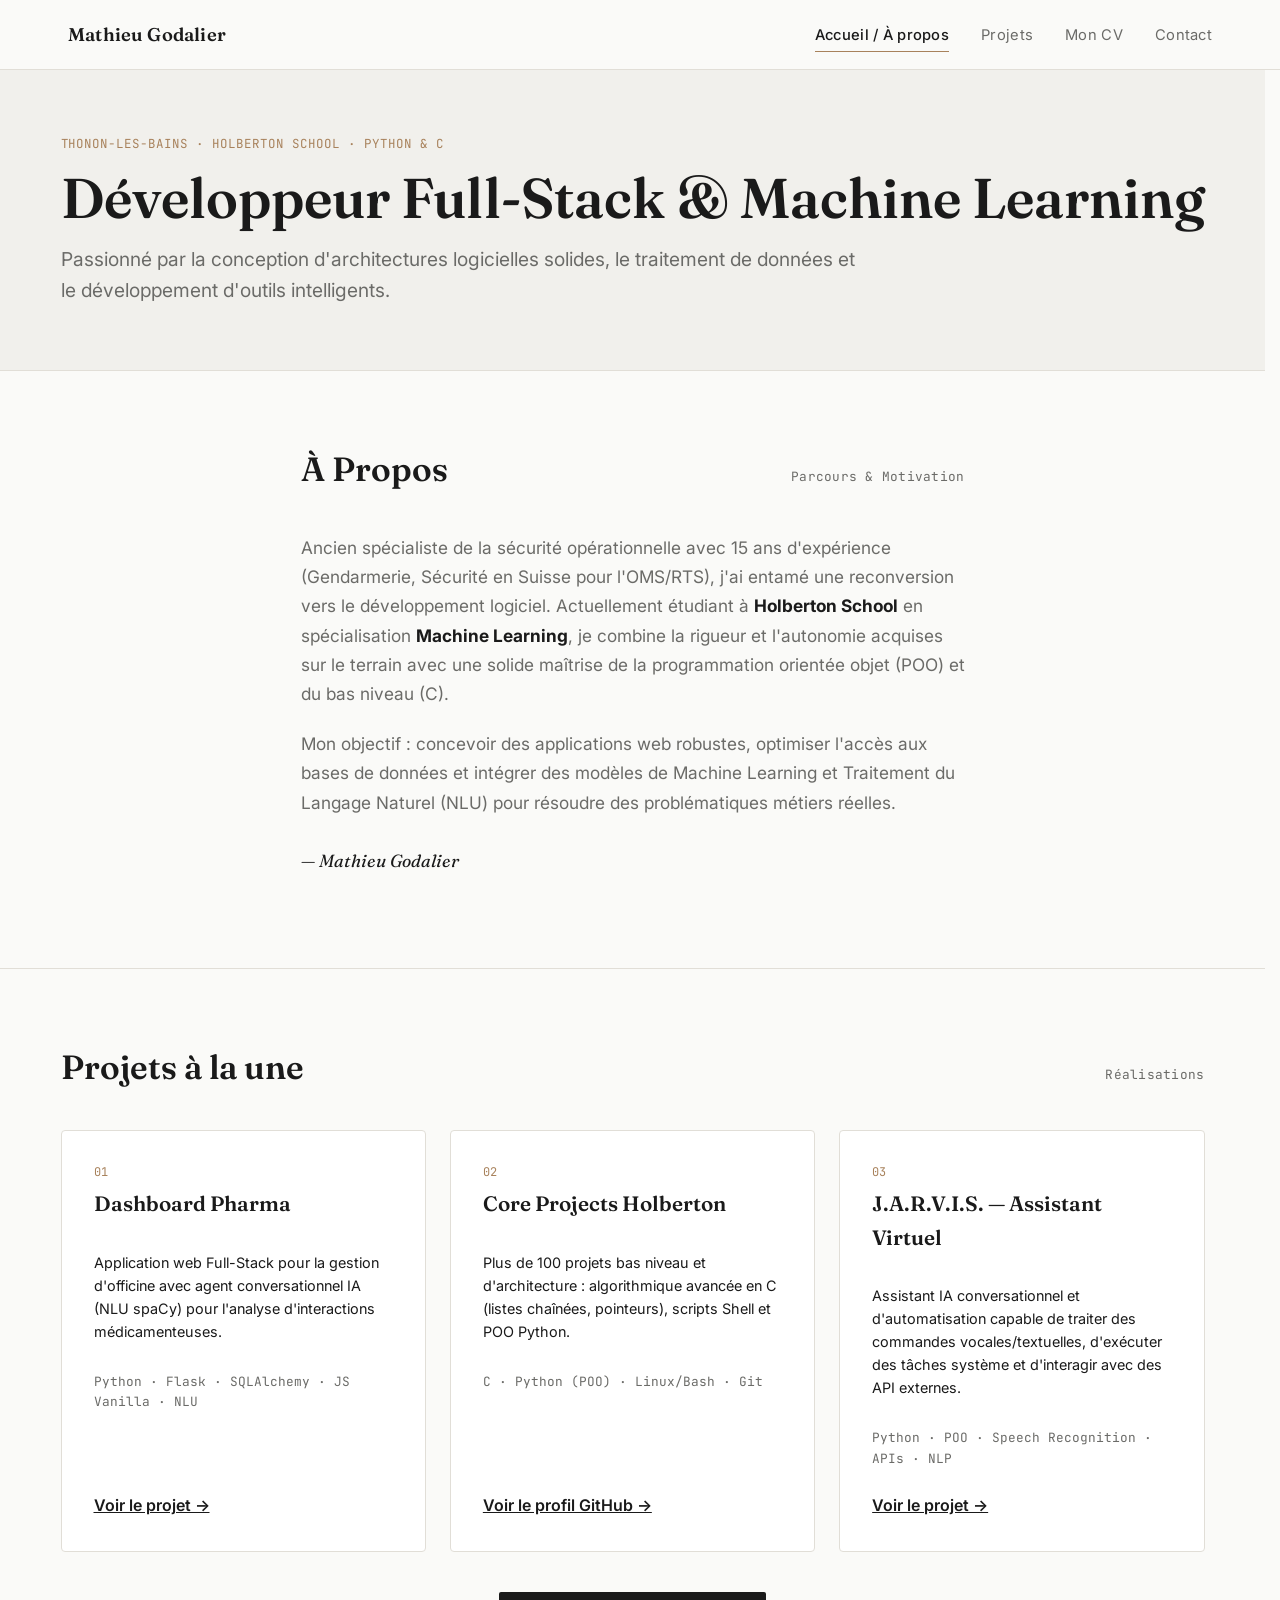
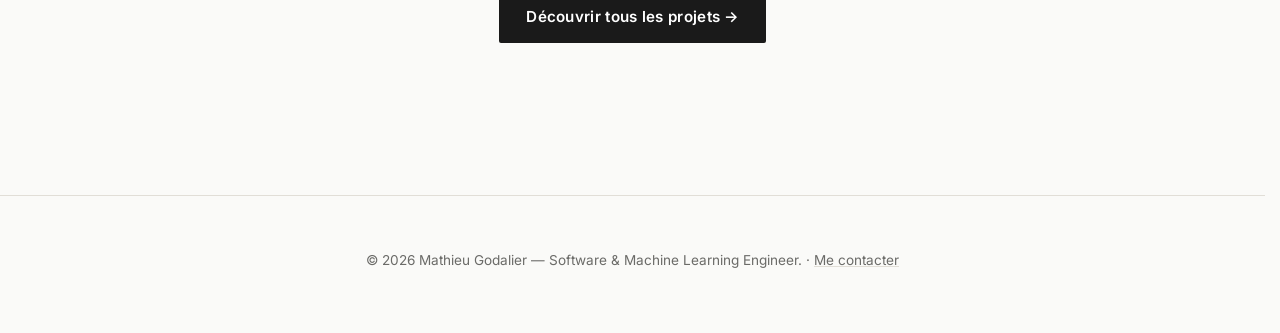
<file: index.html>
<!DOCTYPE html>
<html lang="fr">
  <head>
    <meta charset="UTF-8" />
    <meta name="viewport" content="width=device-width, initial-scale=1.0" />
    <meta name="google-site-verification" content="PR8Ao_Y9Kd9TYdnj2_23Y04oxW5t-12AXpnXST1XKMY" />

    <!-- Indexation et référencement SEO -->
    <title>Mathieu Godalier — Développeur Full-Stack & Machine Learning</title>
    <meta name="description" content="Portfolio de Mathieu Godalier, Développeur Full-Stack et élève ingénieur en Machine Learning à Holberton School." />
    <meta name="robots" content="index, follow" />
    <link rel="canonical" href="https://mathieu7483.github.io/Resume/index.html" />

    <!-- Open Graph (LinkedIn, Facebook, WhatsApp, etc.) -->
    <meta property="og:type" content="website" />
    <meta property="og:title" content="Mathieu Godalier — Développeur Full-Stack & Machine Learning" />
    <meta property="og:description" content="Portfolio de Mathieu Godalier, Développeur Full-Stack et élève ingénieur en Machine Learning à Holberton School." />
    <meta property="og:url" content="https://mathieu7483.github.io/Resume/index.html" />
    <meta property="og:site_name" content="Mathieu Godalier Portfolio" />
    <meta property="og:locale" content="fr_FR" />

    <!-- Assets et Favicon -->
    <link rel="icon" href="favicon.svg" type="image/svg+xml" />
    <link rel="preconnect" href="https://fonts.googleapis.com" />
    <link rel="preconnect" href="https://fonts.gstatic.com" crossorigin />
    <link
      href="https://fonts.googleapis.com/css2?family=Fraunces:opsz,wght@9..144,400;9..144,600&family=Inter:wght@400;500;600&family=JetBrains+Mono:wght@400;500&display=swap"
      rel="stylesheet"
    />
    <link rel="stylesheet" href="css/style.css" />
  </head>
  <body>
    <header class="site-header">
      <nav class="nav">
        <a href="index.html" class="nav-logo">Mathieu Godalier</a>
        
        <input type="checkbox" id="burger-toggle" class="burger-toggle" aria-label="Ouvrir le menu" />
        <label for="burger-toggle" class="burger">
          <span class="bar"></span>
          <span class="bar"></span>
          <span class="bar"></span>
        </label>

        <ul class="nav-links">
          <li><a href="index.html" class="is-active">Accueil / À propos</a></li>
          <li><a href="projects.html">Projets</a></li>
          <li><a href="resume.html">Mon CV</a></li>
          <li><a href="contact.html">Contact</a></li>
        </ul>
      </nav>
    </header>

    <main>
      <section class="hero">
        <div class="wrap">
          <div class="hero-caption">
            <span class="eyebrow">Thonon-les-Bains · Holberton School · Python & C</span>
            <h1>Développeur Full-Stack & Machine Learning</h1>
            <p>
              Passionné par la conception d'architectures logicielles solides, le traitement de données et le développement d'outils intelligents.
            </p>
          </div>
        </div>
      </section>

      <section id="about" class="section">
        <div class="wrap intro-block">
          <div class="section-head">
            <h2>À Propos</h2>
            <span class="section-note">Parcours & Motivation</span>
          </div>
          <p>
            Ancien spécialiste de la sécurité opérationnelle avec 15 ans d'expérience (Gendarmerie, Sécurité en Suisse pour l'OMS/RTS), j'ai entamé une reconversion vers le développement logiciel. 
            Actuellement étudiant à <strong>Holberton School</strong> en spécialisation <strong>Machine Learning</strong>, je combine la rigueur et l'autonomie acquises sur le terrain avec une solide maîtrise de la programmation orientée objet (POO) et du bas niveau (C).
          </p>
          <p>
            Mon objectif : concevoir des applications web robustes, optimiser l'accès aux bases de données et intégrer des modèles de Machine Learning et Traitement du Langage Naturel (NLU) pour résoudre des problématiques métiers réelles.
          </p>
          <p class="signature">— Mathieu Godalier</p>
        </div>
      </section>

      <section id="projects" class="section section-bordered">
        <div class="wrap">
          <div class="section-head">
            <h2>Projets à la une</h2>
            <span class="section-note">Réalisations</span>
          </div>

          <div class="categories">
            <article class="category-card">
              <span class="category-label">
                <span class="num">01</span>
                <span class="name">Dashboard Pharma</span>
              </span>
              <p class="card-text">
                Application web Full-Stack pour la gestion d'officine avec agent conversationnel IA (NLU spaCy) pour l'analyse d'interactions médicamenteuses.
              </p>
              <p class="card-tech">
                Python · Flask · SQLAlchemy · JS Vanilla · NLU
              </p>
              <a href="https://github.com/mathieu7483/dashboard-pharma" target="_blank" class="card-link">Voir le projet →</a>
            </article>

            <article class="category-card">
              <span class="category-label">
                <span class="num">02</span>
                <span class="name">Core Projects Holberton</span>
              </span>
              <p class="card-text">
                Plus de 100 projets bas niveau et d'architecture : algorithmique avancée en C (listes chaînées, pointeurs), scripts Shell et POO Python.
              </p>
              <p class="card-tech">
                C · Python (POO) · Linux/Bash · Git
              </p>
              <a href="https://github.com/Mathieu7483" target="_blank" class="card-link">Voir le profil GitHub →</a>
            </article>

            <article class="category-card">
              <span class="category-label">
                <span class="num">03</span>
                <span class="name">J.A.R.V.I.S. — Assistant Virtuel</span>
              </span>
              <p class="card-text">
                Assistant IA conversationnel et d'automatisation capable de traiter des commandes vocales/textuelles, d'exécuter des tâches système et d'interagir avec des API externes.
              </p>
              <p class="card-tech">
                Python · POO · Speech Recognition · APIs · NLP
              </p>
              <a href="https://github.com/Mathieu7483/JARVIS" target="_blank" class="card-link">Voir le projet →</a>
            </article>
          </div>

          <div class="center-btn-wrap">
            <a href="projects.html" class="btn">Découvrir tous les projets →</a>
          </div>
        </div>
      </section>
    </main>

    <footer class="site-footer">
      <p>
        © <span id="year">2026</span> Mathieu Godalier — Software & Machine Learning Engineer.
        · <a href="contact.html">Me contacter</a>
      </p>
    </footer>

    <script>
      document.getElementById("year").textContent = new Date().getFullYear();
    </script>
  </body>
</html>
</file>
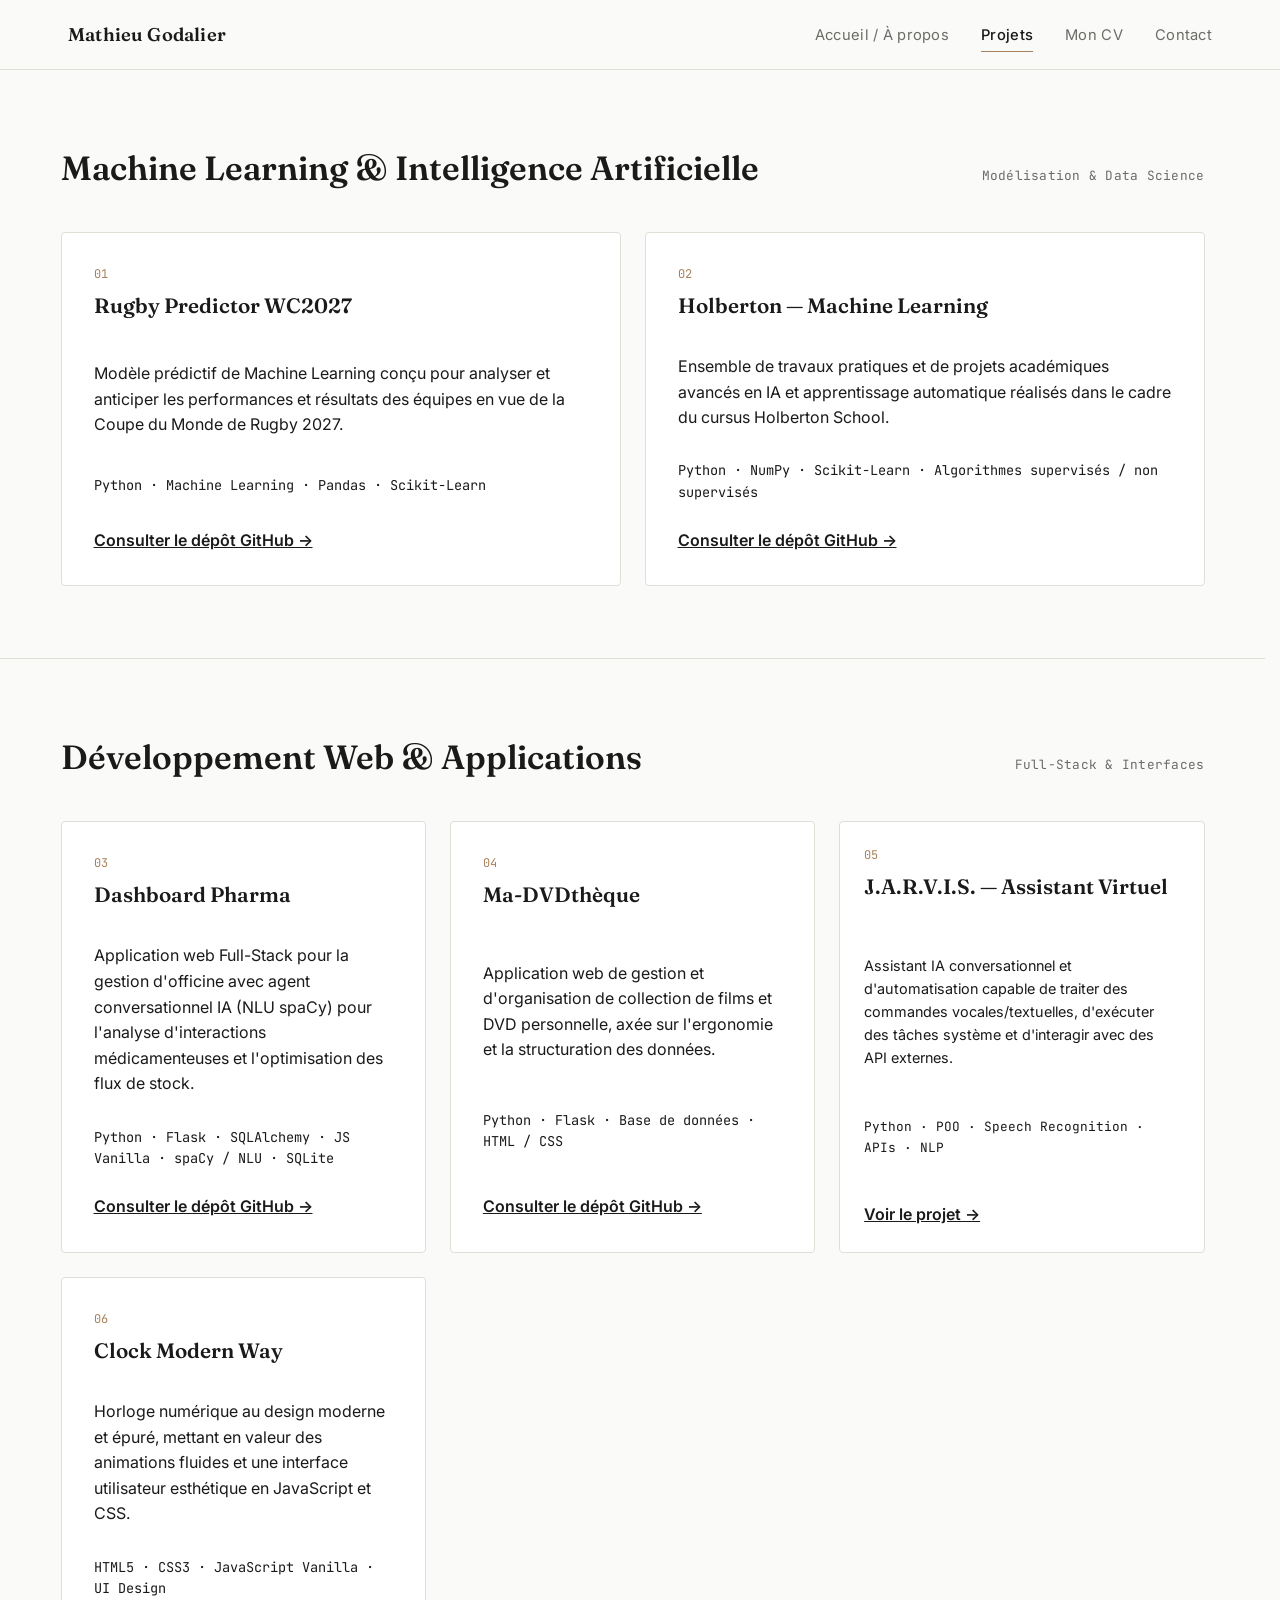
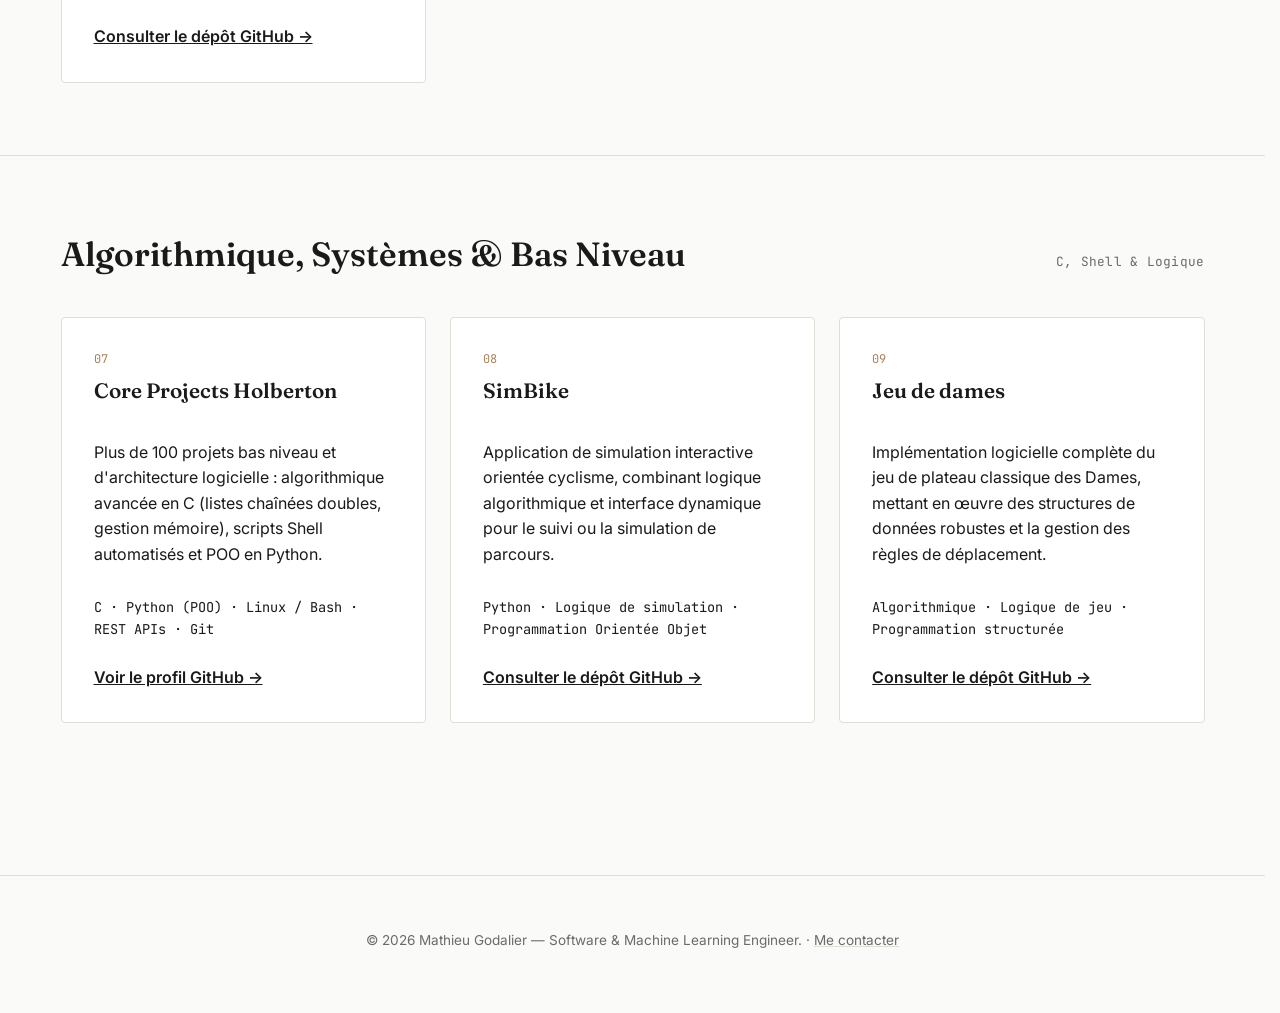
<file: projects.html>
<!DOCTYPE html>
<html lang="fr">
  <head>
    <meta charset="UTF-8" />
    <meta name="viewport" content="width=device-width, initial-scale=1.0" />
    <meta name="google-site-verification" content="PR8Ao_Y9Kd9TYdnj2_23Y04oxW5t-12AXpnXST1XKMY" />

    <!-- Indexation et référencement SEO -->
    <title>Projets — Mathieu Godalier | Développeur Full-Stack & Machine Learning</title>
    <meta name="description" content="Découvrez les projets de Mathieu Godalier : applications web Full-Stack (Python, Flask), modèles de Machine Learning / NLU, et projets bas niveau en C." />
    <meta name="robots" content="index, follow" />
    <link rel="canonical" href="https://mathieu7483.github.io/Resume/projects.html" />

    <!-- Open Graph (LinkedIn, WhatsApp, etc.) -->
    <meta property="og:type" content="website" />
    <meta property="og:title" content="Projets — Mathieu Godalier | Développeur Full-Stack & Machine Learning" />
    <meta property="og:description" content="Découvrez les réalisations en développement Full-Stack, Machine Learning et C de Mathieu Godalier." />
    <meta property="og:url" content="https://mathieu7483.github.io/Resume/projects.html" />
    <meta property="og:site_name" content="Mathieu Godalier Portfolio" />
    <meta property="og:locale" content="fr_FR" />

    <!-- Assets et Favicon -->
    <link rel="icon" href="favicon.svg" type="image/svg+xml" />
    <link rel="preconnect" href="https://fonts.googleapis.com" />
    <link rel="preconnect" href="https://fonts.gstatic.com" crossorigin />
    <link
      href="https://fonts.googleapis.com/css2?family=Fraunces:opsz,wght@9..144,400;9..144,600&family=Inter:wght@400;500;600&family=JetBrains+Mono:wght@400;500&display=swap"
      rel="stylesheet"
    />
    <link rel="stylesheet" href="css/style.css" />
  </head>
  <body>
    <header class="site-header">
      <nav class="nav">
        <a href="index.html" class="nav-logo">Mathieu Godalier</a>

        <input type="checkbox" id="burger-toggle" class="burger-toggle" aria-label="Ouvrir le menu" />
        <label for="burger-toggle" class="burger">
          <span class="bar"></span>
          <span class="bar"></span>
          <span class="bar"></span>
        </label>

        <ul class="nav-links">
          <li><a href="index.html">Accueil / À propos</a></li>
          <li><a href="projects.html" class="is-active">Projets</a></li>
          <li><a href="resume.html">Mon CV</a></li>
          <li><a href="contact.html">Contact</a></li>
        </ul>
      </nav>
    </header>

    <main>
      <!-- CATEGORIE 1 : MACHINE LEARNING & IA -->
      <section class="section">
        <div class="wrap">
          <div class="section-head">
            <h2>Machine Learning & Intelligence Artificielle</h2>
            <span class="section-note">Modélisation & Data Science</span>
          </div>

          <div class="categories">
            <article class="category-card" style="padding: 2rem; background: var(--bg-card, #fff); border: 1px solid var(--line);">
              <span class="category-label" style="position: static; margin-bottom: 1rem;">
                <span class="num">01</span>
                <span class="name">Rugby Predictor WC2027</span>
              </span>
              <p style="margin-bottom: 1rem; line-height: 1.6;">
                Modèle prédictif de Machine Learning conçu pour analyser et anticiper les performances et résultats des équipes en vue de la Coupe du Monde de Rugby 2027.
              </p>
              <p style="font-family: 'JetBrains Mono', monospace; font-size: 0.85rem; color: var(--muted); margin-bottom: 1.5rem;">
                Python · Machine Learning · Pandas · Scikit-Learn
              </p>
              <a href="https://github.com/Mathieu7483/Rugby-Predictor-WC2027" target="_blank" style="font-weight:600; text-decoration: underline;">Consulter le dépôt GitHub →</a>
            </article>

            <article class="category-card" style="padding: 2rem; background: var(--bg-card, #fff); border: 1px solid var(--line);">
              <span class="category-label" style="position: static; margin-bottom: 1rem;">
                <span class="num">02</span>
                <span class="name">Holberton — Machine Learning</span>
              </span>
              <p style="margin-bottom: 1rem; line-height: 1.6;">
                Ensemble de travaux pratiques et de projets académiques avancés en IA et apprentissage automatique réalisés dans le cadre du cursus Holberton School.
              </p>
              <p style="font-family: 'JetBrains Mono', monospace; font-size: 0.85rem; color: var(--muted); margin-bottom: 1.5rem;">
                Python · NumPy · Scikit-Learn · Algorithmes supervisés / non supervisés
              </p>
              <a href="https://github.com/Mathieu7483/holbertonschool-machine_learning" target="_blank" style="font-weight:600; text-decoration: underline;">Consulter le dépôt GitHub →</a>
            </article>
          </div>
        </div>
      </section>

      <!-- CATEGORIE 2 : DÉVELOPPEMENT WEB & APPLICATIONS -->
      <section class="section" style="border-top: 1px solid var(--line);">
        <div class="wrap">
          <div class="section-head">
            <h2>Développement Web & Applications</h2>
            <span class="section-note">Full-Stack & Interfaces</span>
          </div>

          <div class="categories">
            <article class="category-card" style="padding: 2rem; background: var(--bg-card, #fff); border: 1px solid var(--line);">
              <span class="category-label" style="position: static; margin-bottom: 1rem;">
                <span class="num">03</span>
                <span class="name">Dashboard Pharma</span>
              </span>
              <p style="margin-bottom: 1rem; line-height: 1.6;">
                Application web Full-Stack pour la gestion d'officine avec agent conversationnel IA (NLU spaCy) pour l'analyse d'interactions médicamenteuses et l'optimisation des flux de stock.
              </p>
              <p style="font-family: 'JetBrains Mono', monospace; font-size: 0.85rem; color: var(--muted); margin-bottom: 1.5rem;">
                Python · Flask · SQLAlchemy · JS Vanilla · spaCy / NLU · SQLite
              </p>
              <a href="https://github.com/mathieu7483/dashboard-pharma" target="_blank" style="font-weight:600; text-decoration: underline;">Consulter le dépôt GitHub →</a>
            </article>

            <article class="category-card" style="padding: 2rem; background: var(--bg-card, #fff); border: 1px solid var(--line);">
              <span class="category-label" style="position: static; margin-bottom: 1rem;">
                <span class="num">04</span>
                <span class="name">Ma-DVDthèque</span>
              </span>
              <p style="margin-bottom: 1rem; line-height: 1.6;">
                Application web de gestion et d'organisation de collection de films et DVD personnelle, axée sur l'ergonomie et la structuration des données.
              </p>
              <p style="font-family: 'JetBrains Mono', monospace; font-size: 0.85rem; color: var(--muted); margin-bottom: 1.5rem;">
                Python · Flask · Base de données · HTML / CSS
              </p>
              <a href="https://github.com/Mathieu7483/Ma-DVDth-que" target="_blank" style="font-weight:600; text-decoration: underline;">Consulter le dépôt GitHub →</a>
            </article>

            <article class="category-card" style="padding: 1.5rem; background: var(--bg-card, #fff); border: 1px solid var(--line);">
              <span class="category-label" style="position: static; margin-bottom: 1rem;">
                <span class="num">05</span>
                <span class="name">J.A.R.V.I.S. — Assistant Virtuel</span>
              </span>
              <p style="font-size: 0.9rem; margin-bottom: 1rem;">
                Assistant IA conversationnel et d'automatisation capable de traiter des commandes vocales/textuelles, d'exécuter des tâches système et d'interagir avec des API externes.
              </p>
              <p style="font-family: 'JetBrains Mono', monospace; font-size: 0.8rem; color: var(--muted); margin-bottom: 1.5rem;">
                Python · POO · Speech Recognition · APIs · NLP
              </p>
              <a href="https://github.com/Mathieu7483/JARVIS" target="_blank" style="font-weight:600; text-decoration: underline;">Voir le projet →</a>
            </article>

            <article class="category-card" style="padding: 2rem; background: var(--bg-card, #fff); border: 1px solid var(--line);">
              <span class="category-label" style="position: static; margin-bottom: 1rem;">
                <span class="num">06</span>
                <span class="name">Clock Modern Way</span>
              </span>
              <p style="margin-bottom: 1rem; line-height: 1.6;">
                Horloge numérique au design moderne et épuré, mettant en valeur des animations fluides et une interface utilisateur esthétique en JavaScript et CSS.
              </p>
              <p style="font-family: 'JetBrains Mono', monospace; font-size: 0.85rem; color: var(--muted); margin-bottom: 1.5rem;">
                HTML5 · CSS3 · JavaScript Vanilla · UI Design
              </p>
              <a href="https://github.com/Mathieu7483/Clock-Modern-Way" target="_blank" style="font-weight:600; text-decoration: underline;">Consulter le dépôt GitHub →</a>
            </article>
          </div>
        </div>
      </section>

      <!-- CATEGORIE 3 : ALGORITHMIQUE, SYSTÈMES & BAS NIVEAU -->
      <section class="section" style="border-top: 1px solid var(--line);">
        <div class="wrap">
          <div class="section-head">
            <h2>Algorithmique, Systèmes & Bas Niveau</h2>
            <span class="section-note">C, Shell & Logique</span>
          </div>

          <div class="categories">
            <article class="category-card" style="padding: 2rem; background: var(--bg-card, #fff); border: 1px solid var(--line);">
              <span class="category-label" style="position: static; margin-bottom: 1rem;">
                <span class="num">07</span>
                <span class="name">Core Projects Holberton</span>
              </span>
              <p style="margin-bottom: 1rem; line-height: 1.6;">
                Plus de 100 projets bas niveau et d'architecture logicielle : algorithmique avancée en C (listes chaînées doubles, gestion mémoire), scripts Shell automatisés et POO en Python.
              </p>
              <p style="font-family: 'JetBrains Mono', monospace; font-size: 0.85rem; color: var(--muted); margin-bottom: 1.5rem;">
                C · Python (POO) · Linux / Bash · REST APIs · Git
              </p>
              <a href="https://github.com/Mathieu7483" target="_blank" style="font-weight:600; text-decoration: underline;">Voir le profil GitHub →</a>
            </article>

            <article class="category-card" style="padding: 2rem; background: var(--bg-card, #fff); border: 1px solid var(--line);">
              <span class="category-label" style="position: static; margin-bottom: 1rem;">
                <span class="num">08</span>
                <span class="name">SimBike</span>
              </span>
              <p style="margin-bottom: 1rem; line-height: 1.6;">
                Application de simulation interactive orientée cyclisme, combinant logique algorithmique et interface dynamique pour le suivi ou la simulation de parcours.
              </p>
              <p style="font-family: 'JetBrains Mono', monospace; font-size: 0.85rem; color: var(--muted); margin-bottom: 1.5rem;">
                Python · Logique de simulation · Programmation Orientée Objet
              </p>
              <a href="https://github.com/Mathieu7483/SimBike" target="_blank" style="font-weight:600; text-decoration: underline;">Consulter le dépôt GitHub →</a>
            </article>

            <article class="category-card" style="padding: 2rem; background: var(--bg-card, #fff); border: 1px solid var(--line);">
              <span class="category-label" style="position: static; margin-bottom: 1rem;">
                <span class="num">09</span>
                <span class="name">Jeu de dames</span>
              </span>
              <p style="margin-bottom: 1rem; line-height: 1.6;">
                Implémentation logicielle complète du jeu de plateau classique des Dames, mettant en œuvre des structures de données robustes et la gestion des règles de déplacement.
              </p>
              <p style="font-family: 'JetBrains Mono', monospace; font-size: 0.85rem; color: var(--muted); margin-bottom: 1.5rem;">
                Algorithmique · Logique de jeu · Programmation structurée
              </p>
              <a href="https://github.com/Mathieu7483/Jeu-de-dames" target="_blank" style="font-weight:600; text-decoration: underline;">Consulter le dépôt GitHub →</a>
            </article>
          </div>
        </div>
      </section>
    </main>

    <footer class="site-footer">
      <p>
        © <span id="year">2026</span> Mathieu Godalier — Software & Machine Learning Engineer.
        · <a href="contact.html">Me contacter</a>
</file>
<file: css/style.css>
/* ==========================================================================
   Mathieu Godalier — Portfolio & Resume Style Sheet
   Palette : papier #FAFAF8 / anthracite #1A1A1A / pierre #6B6B68 / accent #A8825C
   ========================================================================== */

:root {
  --paper: #fafaf8;
  --paper-dim: #f1f0ec;
  --ink: #1a1a1a;
  --stone: #6b6b68;
  --stone-light: #9a9a96;
  --accent: #a8825c;
  --line: #e1ded7;
  --black: #000000;

  --font-display: "Fraunces", Georgia, serif;
  --font-body: "Inter", -apple-system, "Segoe UI", sans-serif;
  --font-mono: "JetBrains Mono", "Courier New", monospace;

  --max-width: 1240px;
  --gutter: clamp(1.25rem, 4vw, 3rem);
  --header-height: 70px;
}

@media (prefers-reduced-motion: reduce) {
  *, *::before, *::after {
    animation-duration: 0.001ms !important;
    animation-iteration-count: 1 !important;
    transition-duration: 0.001ms !important;
    scroll-behavior: auto !important;
  }
}

*, *::before, *::after {
  box-sizing: border-box;
}

html {
  scroll-behavior: smooth;
  overflow-y: auto;
  scrollbar-gutter: stable;
}

body {
  margin: 0;
  padding-top: var(--header-height);
  background: var(--paper);
  color: var(--ink);
  font-family: var(--font-body);
  font-size: 16px;
  line-height: 1.6;
  -webkit-font-smoothing: antialiased;
  overflow-x: hidden;
}

h1, h2, h3, h4, p, span {
  overflow-wrap: break-word;
  word-break: break-word;
}

img {
  max-width: 100%;
  display: block;
}

a {
  color: var(--ink);
  transition: color 0.2s ease;
}

a:hover {
  color: var(--accent);
}

:focus-visible {
  outline: 2px solid var(--accent);
  outline-offset: 3px;
}

.wrap {
  max-width: var(--max-width);
  margin: 0 auto;
  padding-left: var(--gutter);
  padding-right: var(--gutter);
  width: 100%;
}

/* ---------- Header / Nav ---------- */

.site-header {
  position: fixed;
  top: 0;
  left: 0;
  right: 0;
  height: var(--header-height);
  width: 100%;
  z-index: 1000;
  background: rgba(250, 250, 248, 0.95);
  backdrop-filter: blur(10px);
  -webkit-backdrop-filter: blur(10px);
  border-bottom: 1px solid var(--line);
  display: flex;
  align-items: center;
}

.nav {
  display: flex;
  align-items: center;
  justify-content: space-between;
  padding: 0 var(--gutter);
  max-width: var(--max-width);
  margin: 0 auto;
  width: 100%;
}

.nav-logo {
  font-family: var(--font-display);
  font-size: 1.15rem;
  font-weight: 600;
  text-decoration: none;
  letter-spacing: 0.01em;
  color: var(--ink);
  white-space: nowrap;
}

.nav-links {
  list-style: none;
  display: flex;
  gap: 2rem;
  margin: 0;
  padding: 0;
}

.nav-links a {
  text-decoration: none;
  font-size: 0.92rem;
  letter-spacing: 0.02em;
  color: var(--stone);
  position: relative;
  padding: 0.25rem 0;
  transition: color 0.2s ease;
}

.nav-links a:hover,
.nav-links a:focus-visible {
  color: var(--ink);
}

.nav-links a.is-active {
  color: var(--ink);
  font-weight: 500;
}

.nav-links a.is-active::after {
  content: "";
  position: absolute;
  left: 0;
  bottom: -4px;
  width: 100%;
  height: 1px;
  background: var(--accent);
}

/* Checkbox Hack pour Menu Mobile */
.burger-toggle {
  display: none;
}

.burger {
  display: none;
  flex-direction: column;
  justify-content: center;
  gap: 5px;
  width: 36px;
  height: 36px;
  background: transparent;
  border: none;
  cursor: pointer;
  padding: 0;
}

.burger .bar {
  display: block;
  width: 100%;
  height: 2px;
  background: var(--ink);
  transition: transform 0.25s ease, opacity 0.25s ease;
}

@media (max-width: 760px) {
  .burger-toggle {
    position: absolute;
    opacity: 0;
    pointer-events: none;
  }

  .burger {
    display: flex;
  }

  .burger-toggle:checked + .burger .bar:nth-child(1) {
    transform: translateY(7px) rotate(45deg);
  }
  .burger-toggle:checked + .burger .bar:nth-child(2) {
    opacity: 0;
  }
  .burger-toggle:checked + .burger .bar:nth-child(3) {
    transform: translateY(-7px) rotate(-45deg);
  }

  .nav-links {
    position: absolute;
    top: var(--header-height);
    right: 0;
    left: 0;
    flex-direction: column;
    gap: 0;
    background: var(--paper);
    border-bottom: 1px solid var(--line);
    max-height: 0;
    overflow: hidden;
    transition: max-height 0.3s ease;
  }

  .burger-toggle:checked ~ .nav-links {
    max-height: 360px;
  }

  .nav-links li {
    width: 100%;
    border-top: 1px solid var(--line);
  }

  .nav-links a {
    display: block;
    padding: 1rem var(--gutter);
  }

  .nav-links a.is-active::after {
    display: none;
  }
}

/* ---------- Hero ---------- */

.hero {
  background: var(--paper-dim);
  border-bottom: 1px solid var(--line);
  padding: 4rem 0;
}

.hero-caption {
  color: var(--ink);
  max-width: var(--max-width);
}

.hero-caption .eyebrow {
  font-family: var(--font-mono);
  font-size: 0.78rem;
  letter-spacing: 0.08em;
  text-transform: uppercase;
  color: var(--accent);
  display: block;
  margin-bottom: 0.8rem;
}

.hero-caption h1 {
  font-family: var(--font-display);
  font-weight: 600;
  font-size: clamp(2rem, 5vw, 3.5rem);
  line-height: 1.1;
  margin: 0 0 1rem;
  color: var(--ink);
}

.hero-caption p {
  font-size: clamp(1rem, 2vw, 1.2rem);
  color: var(--stone);
  margin: 0;
  max-width: 800px;
}

/* ---------- Sections ---------- */

.section {
  padding: 4.5rem 0;
}

.section-bordered {
  border-top: 1px solid var(--line);
}

.section-head {
  display: flex;
  align-items: baseline;
  justify-content: space-between;
  gap: 1.5rem;
  margin-bottom: 2.25rem;
  flex-wrap: wrap;
}

.section-head h2 {
  font-family: var(--font-display);
  font-size: clamp(1.6rem, 3vw, 2.1rem);
  font-weight: 600;
  margin: 0;
  color: var(--ink);
}

.section-head .section-note {
  font-family: var(--font-mono);
  font-size: 0.8rem;
  color: var(--stone);
  letter-spacing: 0.02em;
}

/* ---------- À propos ---------- */

.intro-block {
  max-width: 760px;
  margin: 0 auto;
}

.intro-block p {
  font-size: 1.08rem;
  color: var(--stone);
  margin: 0 0 1.25rem;
  line-height: 1.7;
}

.intro-block strong {
  color: var(--ink);
}

.intro-block .signature {
  font-family: var(--font-display);
  font-style: italic;
  color: var(--ink);
  margin-top: 1.8rem;
  font-size: 1.1rem;
}

/* ---------- Projets & Cartes ---------- */

.categories {
  display: grid;
  grid-template-columns: repeat(auto-fit, minmax(300px, 1fr));
  gap: 1.5rem;
}

.category-card {
  display: flex;
  flex-direction: column;
  justify-content: space-between;
  background: #ffffff;
  border: 1px solid var(--line);
  border-radius: 4px;
  padding: 2rem;
  transition: transform 0.2s ease, border-color 0.2s ease, box-shadow 0.2s ease;
}

.category-card:hover {
  transform: translateY(-2px);
  border-color: var(--accent);
  box-shadow: 0 4px 12px rgba(0, 0, 0, 0.03);
}

.category-label {
  display: block;
  margin-bottom: 1rem;
}

.category-label .num {
  font-family: var(--font-mono);
  font-size: 0.75rem;
  color: var(--accent);
  display: block;
  margin-bottom: 0.3rem;
}

.category-label .name {
  font-family: var(--font-display);
  font-size: 1.3rem;
  font-weight: 600;
  color: var(--ink);
}

.card-text {
  font-size: 0.9rem;
  margin-bottom: 1rem;
  color: var(--ink);
}

.card-tech {
  font-family: var(--font-mono);
  font-size: 0.8rem;
  color: var(--stone);
  margin-bottom: 1.5rem;
}

.card-link {
  font-weight: 600;
  text-decoration: underline;
  margin-top: auto;
  align-self: flex-start;
}

.center-btn-wrap {
  margin-top: 2.5rem;
  text-align: center;
}

/* ---------- Boutons ---------- */

.btn {
  display: inline-flex;
  align-items: center;
  justify-content: center;
  gap: 0.5rem;
  padding: 0.85rem 1.7rem;
  background: var(--ink);
  color: #fff !important;
  border: none;
  border-radius: 2px;
  font-family: var(--font-body);
  font-size: 0.95rem;
  font-weight: 600;
  letter-spacing: 0.02em;
  text-decoration: none;
  cursor: pointer;
  transition: background 0.2s ease;
  width: fit-content;
}

.btn:hover {
  background: var(--accent);
}

/* ---------- Footer ---------- */

.site-footer {
  border-top: 1px solid var(--line);
  margin-top: 5rem;
  padding: 2.5rem var(--gutter) 3rem;
  text-align: center;
  color: var(--stone);
  font-size: 0.85rem;
}

.site-footer a {
  color: var(--stone);
  text-decoration: underline;
  text-decoration-color: var(--line);
}

.site-footer a:hover {
  color: var(--ink);
}

/* ---------- Corrections Mobile Globales ---------- */

@media (max-width: 480px) {
  .hero {
    padding: 2.5rem 0;
  }

  .section {
    padding: 3rem 0;
  }

  .categories {
    grid-template-columns: 1fr;
  }
}
</file>
